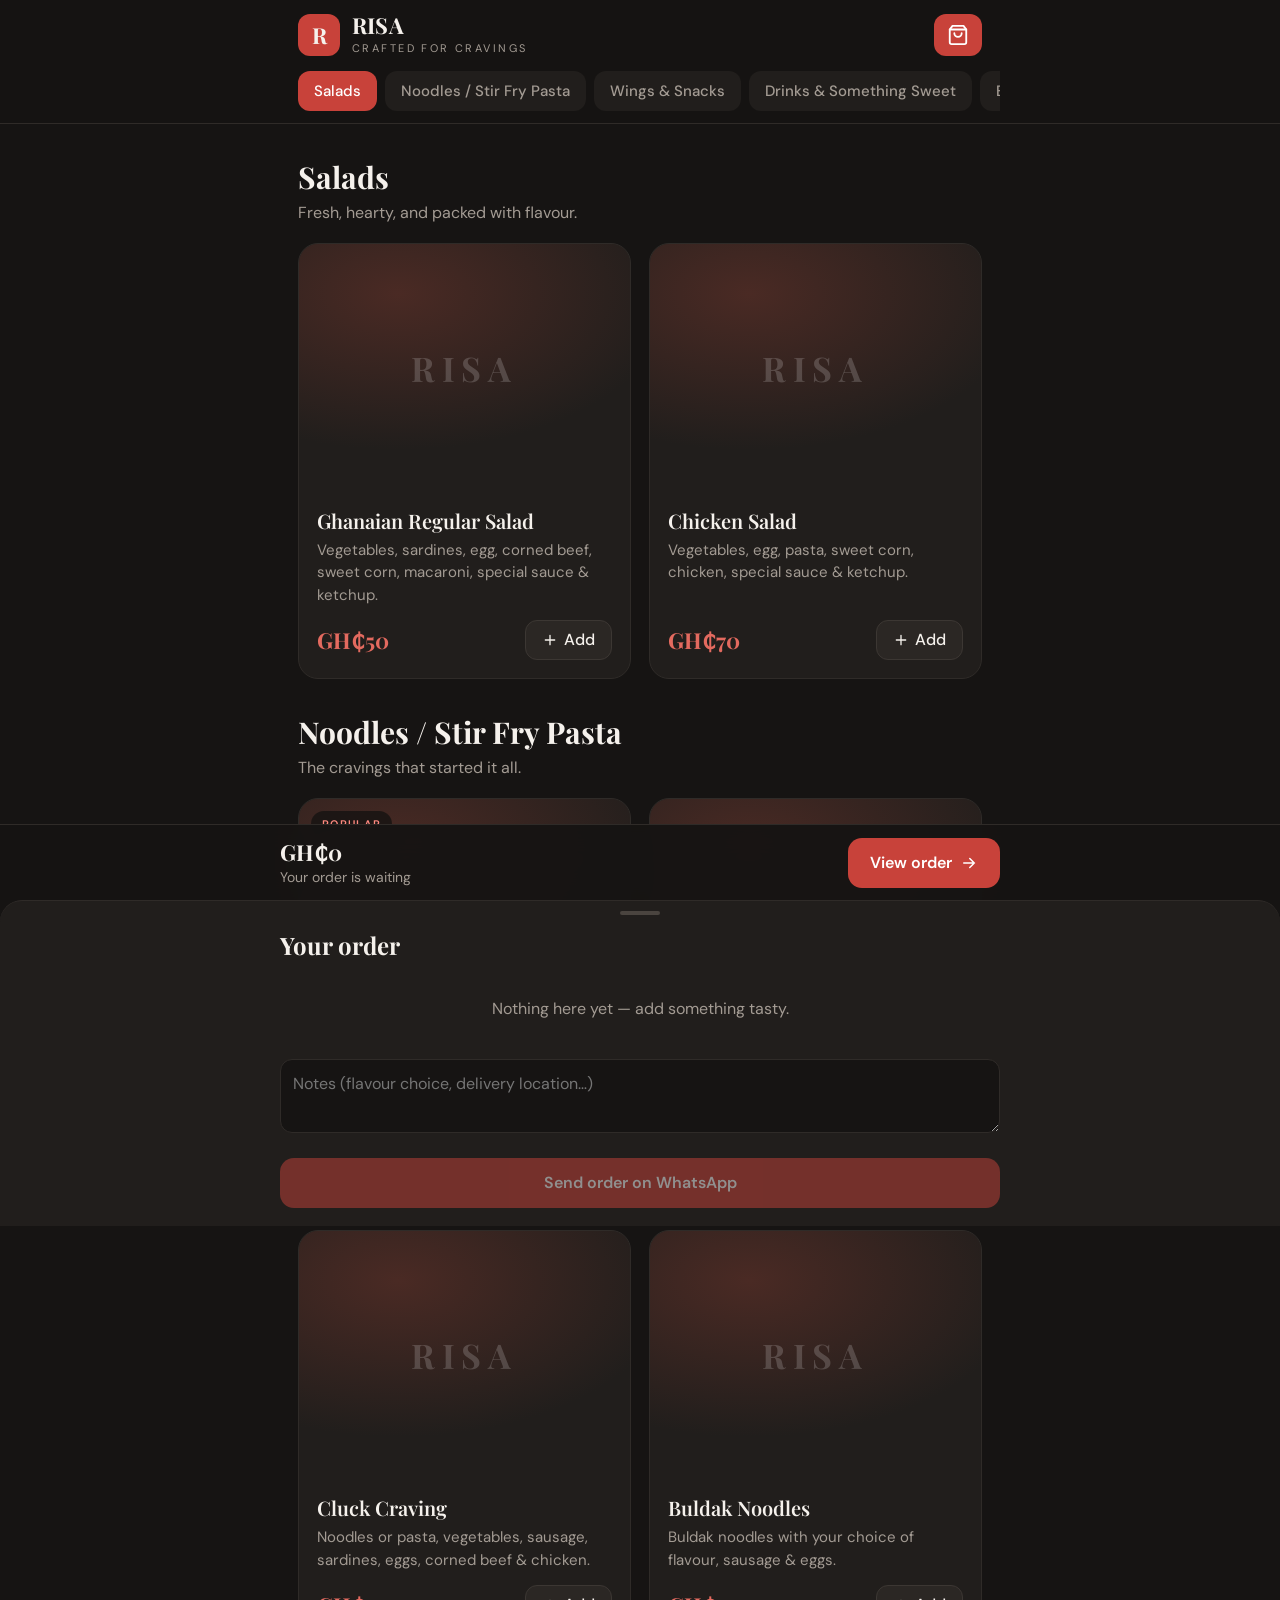
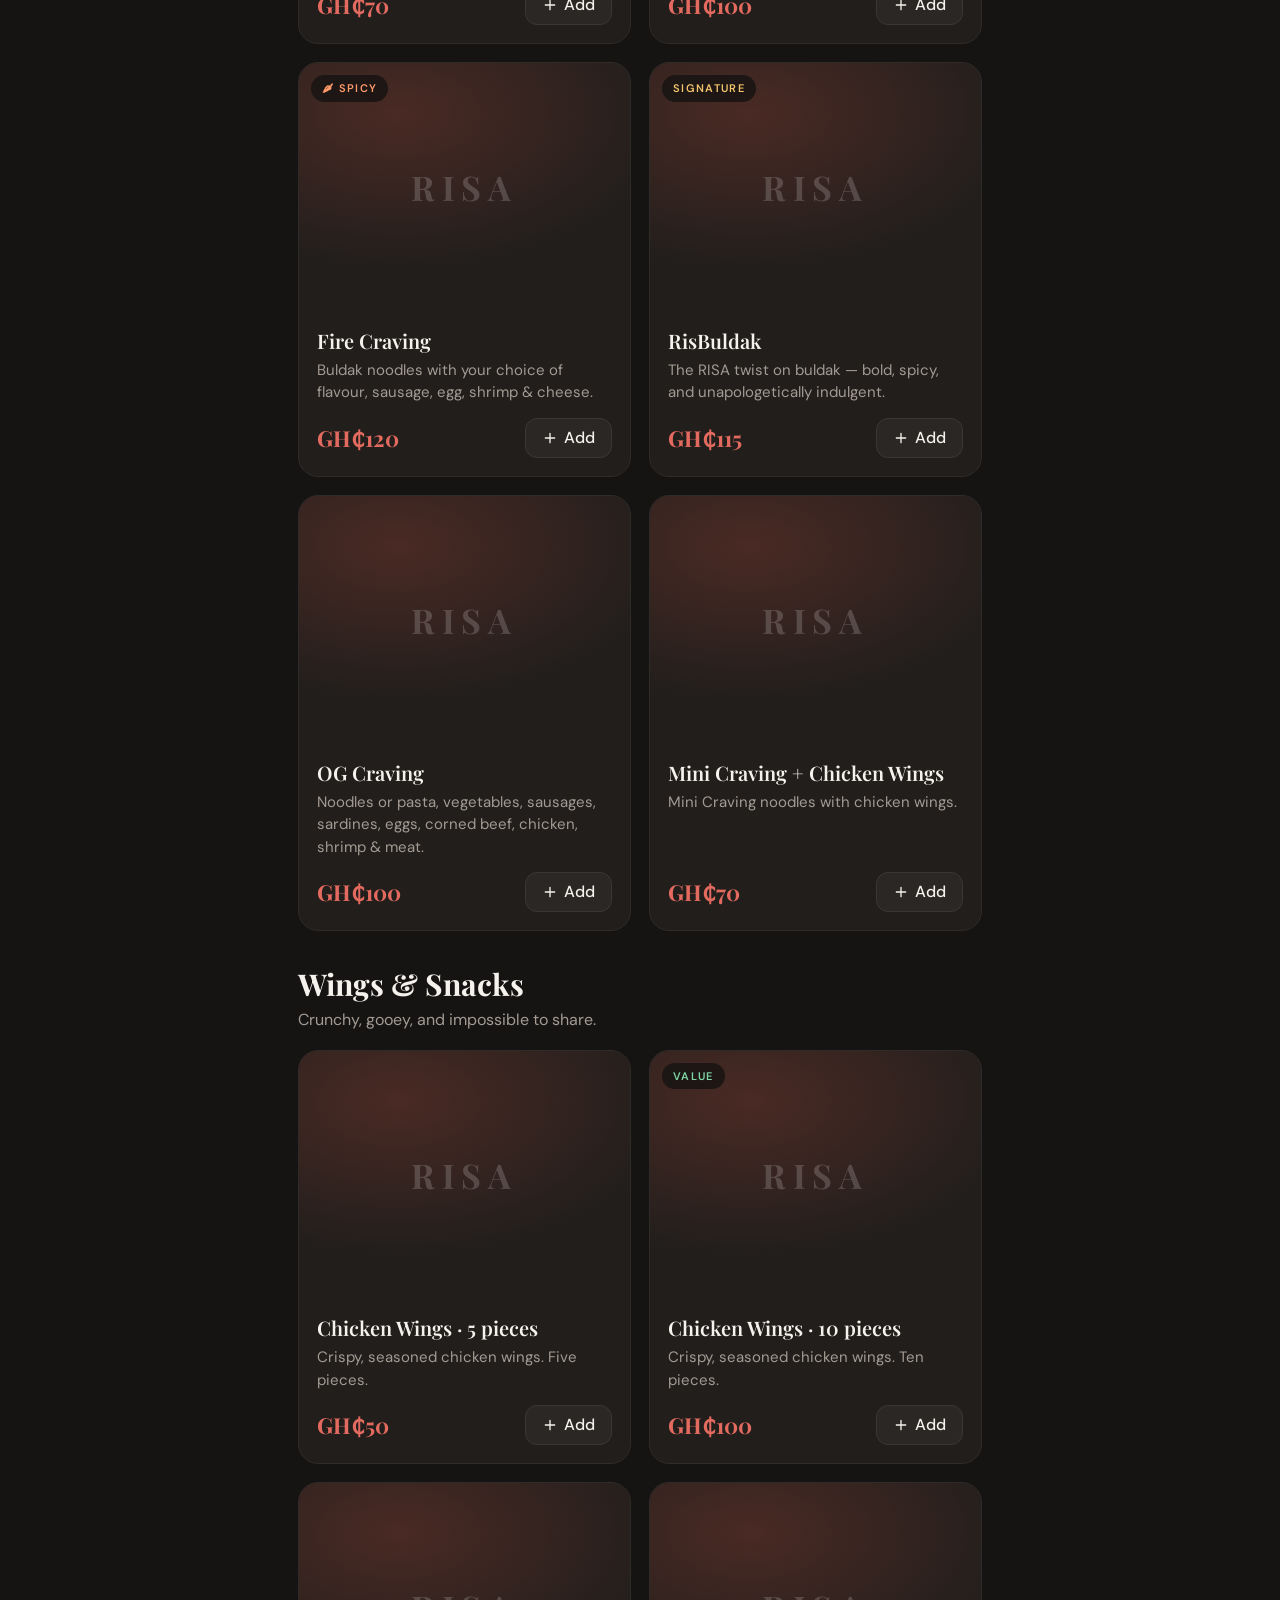
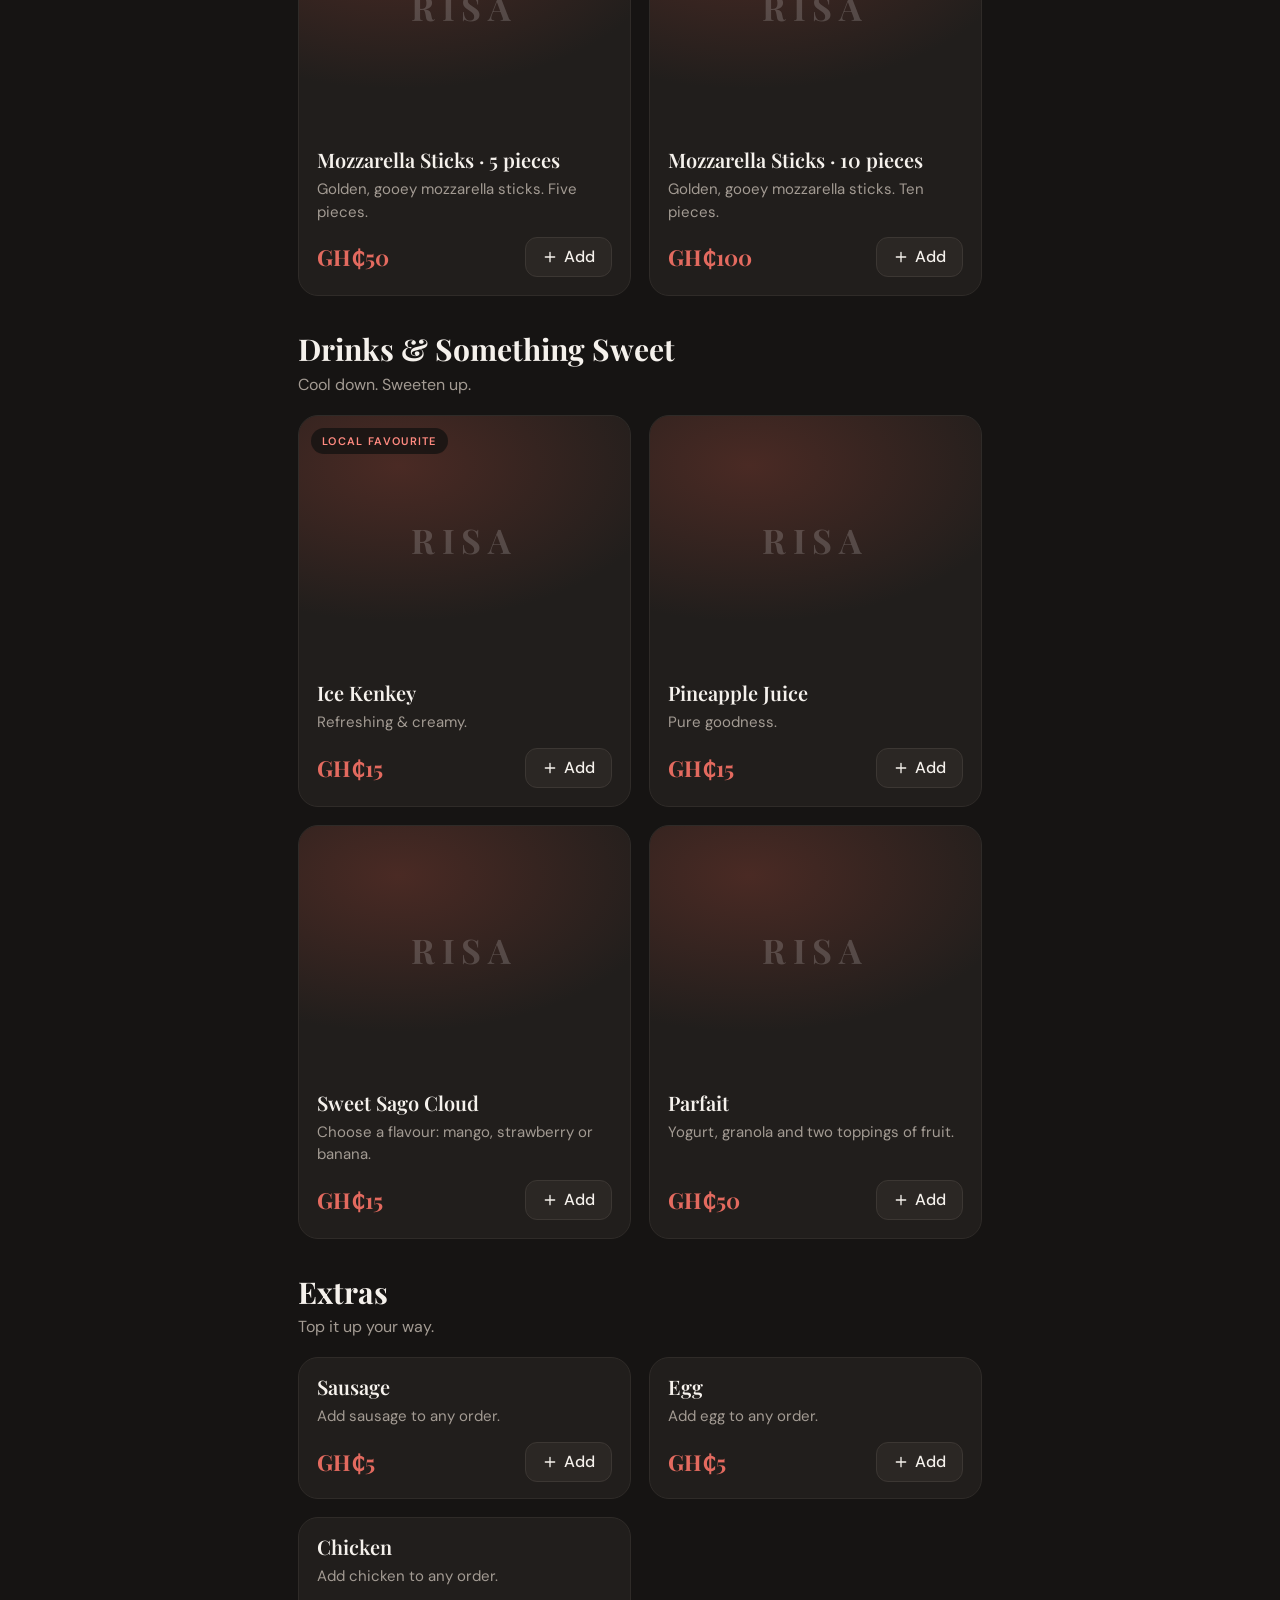
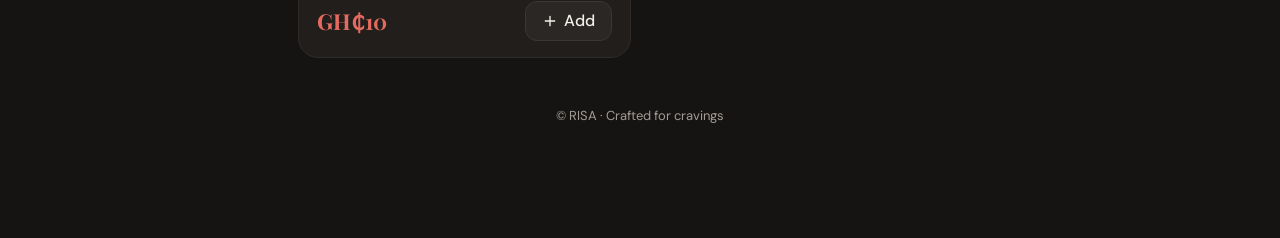
<file: index.html>
<!doctype html>
<html lang="en">
<head>
<meta charset="utf-8">
<meta name="viewport" content="width=device-width, initial-scale=1, viewport-fit=cover">
<meta name="theme-color" content="#161413">
<title>RISA — Crafted for Cravings</title>
<meta name="description" content="RISA menu: noodles, stir fry pasta, salads, wings, snacks and drinks.">
<link rel="preconnect" href="https://fonts.googleapis.com">
<link rel="preconnect" href="https://fonts.gstatic.com" crossorigin>
<link rel="preconnect" href="https://images.unsplash.com">
<link href="https://fonts.googleapis.com/css2?family=DM+Sans:opsz,wght@9..40,400;9..40,500;9..40,600&family=Playfair+Display:wght@600;700&display=swap" rel="stylesheet">
<style>
  :root {
    --bg: #161413;
    --surface: #211e1c;
    --line: #2f2b28;
    --text: #f5f1ec;
    --muted: #a39b93;
    --red: #c8423a;
    --red-soft: rgba(200, 66, 58, .14);
    --radius: 20px;
    --serif: "Playfair Display", Georgia, serif;
    --sans: "DM Sans", system-ui, -apple-system, sans-serif;
  }
  * { box-sizing: border-box; margin: 0; padding: 0; }
  html { scroll-behavior: smooth; -webkit-text-size-adjust: 100%; }
  body {
    background: var(--bg); color: var(--text); font-family: var(--sans);
    font-size: 16px; line-height: 1.5; -webkit-font-smoothing: antialiased;
    padding-bottom: calc(96px + env(safe-area-inset-bottom));
  }
  img { display: block; max-width: 100%; }
  button { font: inherit; color: inherit; background: none; border: 0; cursor: pointer; }

  /* ---------- Header ---------- */
  .top {
    position: sticky; top: 0; z-index: 20;
    background: rgba(22, 20, 19, .92);
    backdrop-filter: saturate(160%) blur(14px); -webkit-backdrop-filter: saturate(160%) blur(14px);
    border-bottom: 1px solid var(--line);
  }
  .bar { display: flex; align-items: center; justify-content: space-between; padding: 14px 18px; max-width: 720px; margin: 0 auto; }
  .brand { display: flex; align-items: center; gap: 12px; }
  .logo {
    width: 42px; height: 42px; border-radius: 12px; background: var(--red);
    display: grid; place-items: center; font: 700 22px var(--serif);
  }
  .brand h1 { font: 700 22px/1 var(--serif); letter-spacing: .01em; }
  .brand p { font-size: 11px; letter-spacing: .22em; color: var(--muted); text-transform: uppercase; margin-top: 4px; }
  .cart-btn {
    position: relative; width: 48px; height: 42px; border-radius: 12px; background: var(--red);
    display: grid; place-items: center;
  }
  .cart-btn .count {
    position: absolute; top: -6px; right: -6px; min-width: 20px; height: 20px; padding: 0 5px;
    border-radius: 10px; background: var(--text); color: var(--bg); font-size: 12px; font-weight: 600;
    display: none; place-items: center;
  }
  .cart-btn .count.show { display: grid; }

  /* ---------- Category tabs ---------- */
  .tabs {
    display: flex; gap: 8px; overflow-x: auto; scrollbar-width: none;
    padding: 0 18px 12px; max-width: 720px; margin: 0 auto;
  }
  .tabs::-webkit-scrollbar { display: none; }
  .tab {
    flex: none; padding: 9px 16px; border-radius: 12px; background: var(--surface);
    color: var(--muted); font-size: 15px; font-weight: 500; white-space: nowrap;
    transition: background .2s, color .2s;
  }
  .tab.active { background: var(--red); color: #fff; }

  /* ---------- Menu ---------- */
  main { max-width: 720px; margin: 0 auto; padding: 0 18px; }
  section { padding-top: 36px; scroll-margin-top: 130px; }
  .sec-head { margin-bottom: 18px; }
  .sec-head h2 { font: 700 30px/1.15 var(--serif); }
  .sec-head p { color: var(--muted); margin-top: 6px; }
  .list { display: grid; gap: 18px; }
  @media (min-width: 640px) { .list { grid-template-columns: 1fr 1fr; } }

  .card {
    background: var(--surface); border: 1px solid var(--line); border-radius: var(--radius);
    overflow: hidden; display: flex; flex-direction: column;
  }
  .photo {
    position: relative; aspect-ratio: 4 / 3; background: #2a2624; overflow: hidden;
  }
  .photo img {
    width: 100%; height: 100%; object-fit: cover;
    opacity: 0; transform: scale(1.02); transition: opacity .5s ease, transform .6s ease;
  }
  .photo img.loaded { opacity: 1; transform: none; }
  .photo .fallback {
    position: absolute; inset: 0; display: grid; place-items: center; padding: 20px; text-align: center;
    font: 700 34px var(--serif); letter-spacing: .2em; color: rgba(255,255,255,.18);
    background: radial-gradient(120% 90% at 30% 20%, #4a2a24, #211e1c 70%);
  }
  .badge {
    position: absolute; top: 12px; left: 12px; z-index: 1;
    padding: 5px 11px; border-radius: 999px; font-size: 11px; font-weight: 600;
    letter-spacing: .12em; text-transform: uppercase;
    background: rgba(20, 18, 17, .78); color: #fff;
    backdrop-filter: blur(6px); -webkit-backdrop-filter: blur(6px);
  }
  .badge.spicy { color: #ff9a6b; }
  .badge.signature { color: #f2c46d; }
  .badge.value { color: #7fd6a4; }
  .badge.popular, .badge.local { color: #ff8a80; }

  .body { padding: 16px 18px 18px; display: flex; flex-direction: column; flex: 1; }
  .body h3 { font: 600 20px/1.25 var(--serif); }
  .body p { color: var(--muted); font-size: 15px; margin-top: 6px; }
  .row { display: flex; align-items: center; justify-content: space-between; margin-top: auto; padding-top: 14px; }
  .price { font: 700 22px var(--serif); color: #e36a5f; }

  .add {
    display: inline-flex; align-items: center; gap: 6px; height: 40px; padding: 0 16px;
    border-radius: 12px; border: 1px solid #3c3733; background: #2b2724; font-weight: 500;
    transition: background .15s, border-color .15s;
  }
  .add:active { transform: scale(.97); }
  .stepper { display: inline-flex; align-items: center; height: 40px; border-radius: 12px; background: var(--red); }
  .stepper button { width: 40px; height: 40px; font-size: 20px; line-height: 1; }
  .stepper span { min-width: 22px; text-align: center; font-weight: 600; }

  /* Extras: compact cards, no photo */
  .extras .card .body { padding: 16px 18px; }

  footer { text-align: center; color: var(--muted); font-size: 13px; padding: 48px 18px 16px; }

  /* ---------- Bottom order bar ---------- */
  .order-bar {
    position: fixed; left: 0; right: 0; bottom: 0; z-index: 30;
    background: rgba(22, 20, 19, .96); border-top: 1px solid var(--line);
    backdrop-filter: blur(14px); -webkit-backdrop-filter: blur(14px);
    padding: 12px 18px calc(12px + env(safe-area-inset-bottom));
  }
  .order-bar .inner { max-width: 720px; margin: 0 auto; display: flex; align-items: center; justify-content: space-between; gap: 12px; }
  .total { font: 700 22px var(--serif); }
  .sub { color: var(--muted); font-size: 14px; }
  .cta {
    height: 50px; padding: 0 22px; border-radius: 14px; background: var(--red); color: #fff;
    font-weight: 600; font-size: 16px; display: inline-flex; align-items: center; gap: 8px;
  }
  .cta:disabled { opacity: .5; }

  /* ---------- Cart sheet ---------- */
  .scrim { position: fixed; inset: 0; background: rgba(0,0,0,.55); z-index: 40; opacity: 0; pointer-events: none; transition: opacity .25s; }
  .sheet {
    position: fixed; left: 0; right: 0; bottom: 0; z-index: 41; max-height: 85vh; overflow: auto;
    background: var(--surface); border-radius: 22px 22px 0 0; border-top: 1px solid var(--line);
    transform: translateY(100%); transition: transform .3s ease;
    padding: 10px 18px calc(18px + env(safe-area-inset-bottom));
  }
  .open .scrim { opacity: 1; pointer-events: auto; }
  .open .sheet { transform: none; }
  .sheet .grip { width: 40px; height: 4px; border-radius: 2px; background: #4a443f; margin: 0 auto 14px; }
  .sheet-wrap { max-width: 720px; margin: 0 auto; }
  .sheet h2 { font: 700 24px var(--serif); margin-bottom: 12px; }
  .line { display: flex; align-items: center; justify-content: space-between; gap: 12px; padding: 12px 0; border-bottom: 1px solid var(--line); }
  .line .name { font-weight: 500; }
  .line .each { color: var(--muted); font-size: 14px; }
  .empty { color: var(--muted); padding: 24px 0; text-align: center; }
  .sheet .cta { width: 100%; justify-content: center; margin-top: 18px; }
  .note { width: 100%; margin-top: 14px; background: var(--bg); border: 1px solid var(--line); border-radius: 12px; color: var(--text); padding: 12px; font: inherit; resize: vertical; min-height: 70px; }

  @media (prefers-reduced-motion: reduce) {
    html { scroll-behavior: auto; }
    * { transition: none !important; }
  }
</style>
</head>
<body>

<header class="top">
  <div class="bar">
    <div class="brand">
      <div class="logo">R</div>
      <div>
        <h1>RISA</h1>
        <p>Crafted for cravings</p>
      </div>
    </div>
    <button class="cart-btn" id="cartBtn" aria-label="Open your order">
      <svg width="22" height="22" viewBox="0 0 24 24" fill="none" stroke="#fff" stroke-width="2" stroke-linecap="round" stroke-linejoin="round"><path d="M6 2 3 6v14a2 2 0 0 0 2 2h14a2 2 0 0 0 2-2V6l-3-4Z"/><path d="M3 6h18"/><path d="M16 10a4 4 0 0 1-8 0"/></svg>
      <span class="count" id="cartCount">0</span>
    </button>
  </div>
  <nav class="tabs" id="tabs" aria-label="Menu categories"></nav>
</header>

<main id="menu"></main>

<footer>© RISA · Crafted for cravings</footer>

<div class="order-bar">
  <div class="inner">
    <div>
      <div class="total" id="barTotal">GH₵0</div>
      <div class="sub" id="barSub">Your order is waiting</div>
    </div>
    <button class="cta" id="barCta">View order
      <svg width="18" height="18" viewBox="0 0 24 24" fill="none" stroke="currentColor" stroke-width="2" stroke-linecap="round"><path d="M5 12h14M13 6l6 6-6 6"/></svg>
    </button>
  </div>
</div>

<div id="cartLayer">
  <div class="scrim" id="scrim"></div>
  <div class="sheet" role="dialog" aria-modal="true" aria-label="Your order">
    <div class="sheet-wrap">
      <div class="grip"></div>
      <h2>Your order</h2>
      <div id="lines"></div>
      <textarea class="note" id="note" placeholder="Notes (flavour choice, delivery location…)"></textarea>
      <button class="cta" id="checkout">Send order on WhatsApp</button>
    </div>
  </div>
</div>

<script>
/* =========================================================
   EDIT YOUR MENU HERE
   - price is in Ghana cedis
   - image: a photo URL, or a file path like "images/chicken-salad.jpg"
     (for the sharpest result, use your own photos, at least 1200px wide)
   - badge: "popular" | "spicy" | "signature" | "value" | "local" | null
   ========================================================= */
const WHATSAPP_NUMBER = ""; // e.g. "233241234567" (country code, no + or spaces)

const u = (id) => `https://images.unsplash.com/${id}?auto=format&fit=crop&q=80`;

const MENU = [
  {
    id: "salads", title: "Salads", tagline: "Fresh, hearty, and packed with flavour.",
    items: [
      { name: "Ghanaian Regular Salad", price: 50, desc: "Vegetables, sardines, egg, corned beef, sweet corn, macaroni, special sauce & ketchup.", image: u("photo-1512621776951-a57141f2eefd") },
      { name: "Chicken Salad", price: 70, desc: "Vegetables, egg, pasta, sweet corn, chicken, special sauce & ketchup.", image: u("photo-1546069901-ba9599a7e63c") },
    ],
  },
  {
    id: "noodles", title: "Noodles / Stir Fry Pasta", tagline: "The cravings that started it all.",
    items: [
      { name: "Mini Craving", price: 40, badge: "popular", desc: "Noodles or pasta with vegetables, sausage, sardines, egg & corned beef.", image: u("photo-1585032226651-759b368d7246") },
      { name: "Classic Craving", price: 50, desc: "Noodles or pasta, vegetables, sausage, sardines, eggs, corned beef & gizzard.", image: u("photo-1612929633738-8fe44f7ec841") },
      { name: "Cluck Craving", price: 70, desc: "Noodles or pasta, vegetables, sausage, sardines, eggs, corned beef & chicken.", image: u("photo-1617093727343-374698b1b08d") },
      { name: "Buldak Noodles", price: 100, desc: "Buldak noodles with your choice of flavour, sausage & eggs.", image: u("photo-1569718212165-3a8278d5f624") },
      { name: "Fire Craving", price: 120, badge: "spicy", desc: "Buldak noodles with your choice of flavour, sausage, egg, shrimp & cheese.", image: u("photo-1555126634-323283e090fa") },
      { name: "RisBuldak", price: 115, badge: "signature", desc: "The RISA twist on buldak — bold, spicy, and unapologetically indulgent.", image: u("photo-1552611052-33e04de081de") },
      { name: "OG Craving", price: 100, desc: "Noodles or pasta, vegetables, sausages, sardines, eggs, corned beef, chicken, shrimp & meat.", image: u("photo-1563245372-f21724e3856d") },
      { name: "Mini Craving + Chicken Wings", price: 70, desc: "Mini Craving noodles with chicken wings.", image: u("photo-1534422298391-e4f8c172dddb") },
    ],
  },
  {
    id: "wings", title: "Wings & Snacks", tagline: "Crunchy, gooey, and impossible to share.",
    items: [
      { name: "Chicken Wings · 5 pieces", price: 50, desc: "Crispy, seasoned chicken wings. Five pieces.", image: u("photo-1527477396000-e27163b481c2") },
      { name: "Chicken Wings · 10 pieces", price: 100, badge: "value", desc: "Crispy, seasoned chicken wings. Ten pieces.", image: u("photo-1608039829572-78524f79c4c7") },
      { name: "Mozzarella Sticks · 5 pieces", price: 50, desc: "Golden, gooey mozzarella sticks. Five pieces.", image: u("photo-1531749668029-2db88e4276c7") },
      { name: "Mozzarella Sticks · 10 pieces", price: 100, desc: "Golden, gooey mozzarella sticks. Ten pieces.", image: u("photo-1548340748-6d2b7d7da280") },
    ],
  },
  {
    id: "drinks", title: "Drinks & Something Sweet", tagline: "Cool down. Sweeten up.",
    items: [
      { name: "Ice Kenkey", price: 15, badge: "local", desc: "Refreshing & creamy.", image: u("photo-1577805947697-89e18249d767") },
      { name: "Pineapple Juice", price: 15, desc: "Pure goodness.", image: u("photo-1622597467836-f3285f2131b8") },
      { name: "Sweet Sago Cloud", price: 15, desc: "Choose a flavour: mango, strawberry or banana.", image: u("photo-1553530666-ba11a7da3888") },
      { name: "Parfait", price: 50, desc: "Yogurt, granola and two toppings of fruit.", image: u("photo-1488477181946-6428a0291777") },
    ],
  },
  {
    id: "extras", title: "Extras", tagline: "Top it up your way.", compact: true,
    items: [
      { name: "Sausage", price: 5, desc: "Add sausage to any order." },
      { name: "Egg", price: 5, desc: "Add egg to any order." },
      { name: "Chicken", price: 10, desc: "Add chicken to any order." },
    ],
  },
];

const BADGE_LABEL = { popular: "Popular", spicy: "🌶 Spicy", signature: "Signature", value: "Value", local: "Local favourite" };

/* ---------- Render ---------- */
const $ = (s) => document.querySelector(s);
const cedi = (n) => `GH₵${n}`;
const esc = (s) => String(s).replace(/[&<>"]/g, (c) => ({ "&": "&amp;", "<": "&lt;", ">": "&gt;", '"': "&quot;" }[c]));
const items = {};
let first = true;

function srcset(url) {
  if (!url.includes("images.unsplash.com")) return "";
  return [600, 900, 1200, 1600].map((w) => `${url}&w=${w} ${w}w`).join(", ");
}

function photo(item) {
  if (!item.image) return "";
  const badge = item.badge ? `<span class="badge ${item.badge}">${BADGE_LABEL[item.badge]}</span>` : "";
  const isUnsplash = item.image.includes("images.unsplash.com");
  const src = isUnsplash ? `${item.image}&w=900` : item.image;
  const ss = srcset(item.image);
  const eager = first; first = false;
  return `<div class="photo">${badge}
    <img src="${src}" ${ss ? `srcset="${ss}" sizes="(min-width: 640px) 342px, calc(100vw - 36px)"` : ""}
      alt="${esc(item.name)}" ${eager ? 'fetchpriority="high"' : 'loading="lazy"'} decoding="async"
      onload="this.classList.add('loaded')"
      onerror="this.replaceWith(Object.assign(document.createElement('div'),{className:'fallback',textContent:'RISA'}))">
  </div>`;
}

$("#tabs").innerHTML = MENU.map((s, i) =>
  `<button class="tab${i === 0 ? " active" : ""}" data-target="${s.id}">${esc(s.title)}</button>`).join("");

$("#menu").innerHTML = MENU.map((s) => `
  <section id="${s.id}" class="${s.compact ? "extras" : ""}">
    <div class="sec-head"><h2>${esc(s.title)}</h2><p>${esc(s.tagline)}</p></div>
    <div class="list">${s.items.map((item, i) => {
      const key = `${s.id}-${i}`; items[key] = item;
      return `<article class="card">${s.compact ? "" : photo(item)}
        <div class="body">
          <h3>${esc(item.name)}</h3>
          <p>${esc(item.desc)}</p>
          <div class="row"><span class="price">${cedi(item.price)}</span><span data-ctrl="${key}"></span></div>
        </div></article>`;
    }).join("")}</div>
  </section>`).join("");

/* ---------- Cart ---------- */
const cart = {};
function setQty(key, q) { if (q <= 0) delete cart[key]; else cart[key] = q; update(); }

function ctrl(key) {
  const q = cart[key] || 0;
  return q
    ? `<span class="stepper"><button data-dec="${key}" aria-label="Remove one">−</button><span>${q}</span><button data-inc="${key}" aria-label="Add one">+</button></span>`
    : `<button class="add" data-inc="${key}"><svg width="16" height="16" viewBox="0 0 24 24" fill="none" stroke="currentColor" stroke-width="2" stroke-linecap="round"><path d="M12 5v14M5 12h14"/></svg>Add</button>`;
}

function update() {
  document.querySelectorAll("[data-ctrl]").forEach((el) => (el.innerHTML = ctrl(el.dataset.ctrl)));
  const keys = Object.keys(cart);
  const count = keys.reduce((n, k) => n + cart[k], 0);
  const total = keys.reduce((n, k) => n + cart[k] * items[k].price, 0);
  $("#barTotal").textContent = cedi(total);
  $("#barSub").textContent = count ? `${count} item${count > 1 ? "s" : ""} in your order` : "Your order is waiting";
  $("#cartCount").textContent = count;
  $("#cartCount").classList.toggle("show", count > 0);
  $("#lines").innerHTML = keys.length
    ? keys.map((k) => `<div class="line"><div><div class="name">${esc(items[k].name)}</div><div class="each">${cedi(items[k].price)} each</div></div>${ctrl(k)}</div>`).join("")
      + `<div class="line"><strong>Total</strong><strong class="price">${cedi(total)}</strong></div>`
    : `<div class="empty">Nothing here yet — add something tasty.</div>`;
  $("#checkout").disabled = !keys.length;
}

document.addEventListener("click", (e) => {
  const inc = e.target.closest("[data-inc]"), dec = e.target.closest("[data-dec]");
  if (inc) setQty(inc.dataset.inc, (cart[inc.dataset.inc] || 0) + 1);
  if (dec) setQty(dec.dataset.dec, (cart[dec.dataset.dec] || 0) - 1);
});

const layer = $("#cartLayer");
const openCart = () => layer.classList.add("open");
const closeCart = () => layer.classList.remove("open");
$("#cartBtn").onclick = openCart;
$("#barCta").onclick = openCart;
$("#scrim").onclick = closeCart;
document.addEventListener("keydown", (e) => e.key === "Escape" && closeCart());

$("#checkout").onclick = () => {
  const keys = Object.keys(cart);
  const total = keys.reduce((n, k) => n + cart[k] * items[k].price, 0);
  let msg = "Hi RISA! I'd like to order:\n" + keys.map((k) => `• ${cart[k]} × ${items[k].name} — ${cedi(cart[k] * items[k].price)}`).join("\n") + `\n\nTotal: ${cedi(total)}`;
  const note = $("#note").value.trim();
  if (note) msg += `\nNotes: ${note}`;
  const url = `https://wa.me/${WHATSAPP_NUMBER}?text=${encodeURIComponent(msg)}`;
  window.open(url, "_blank");
};

/* ---------- Tabs follow scrolling ---------- */
const tabs = [...document.querySelectorAll(".tab")];
tabs.forEach((t) => (t.onclick = () => document.getElementById(t.dataset.target).scrollIntoView()));

function setActive(id) {
  tabs.forEach((t) => {
    const on = t.dataset.target === id;
    if (on && !t.classList.contains("active")) {
      const bar = t.parentElement;
      bar.scrollTo({ left: t.offsetLeft - (bar.clientWidth - t.offsetWidth) / 2, behavior: "smooth" });
    }
    t.classList.toggle("active", on);
  });
}
function onScroll() {
  const line = $(".top").offsetHeight + 40;
  let current = MENU[0].id;
  for (const s of MENU) if (document.getElementById(s.id).getBoundingClientRect().top <= line) current = s.id;
  if (innerHeight + scrollY >= document.body.scrollHeight - 4) current = MENU[MENU.length - 1].id;
  setActive(current);
}
addEventListener("scroll", () => requestAnimationFrame(onScroll), { passive: true });

update();
onScroll();
</script>
</body>
</html>
</file>
